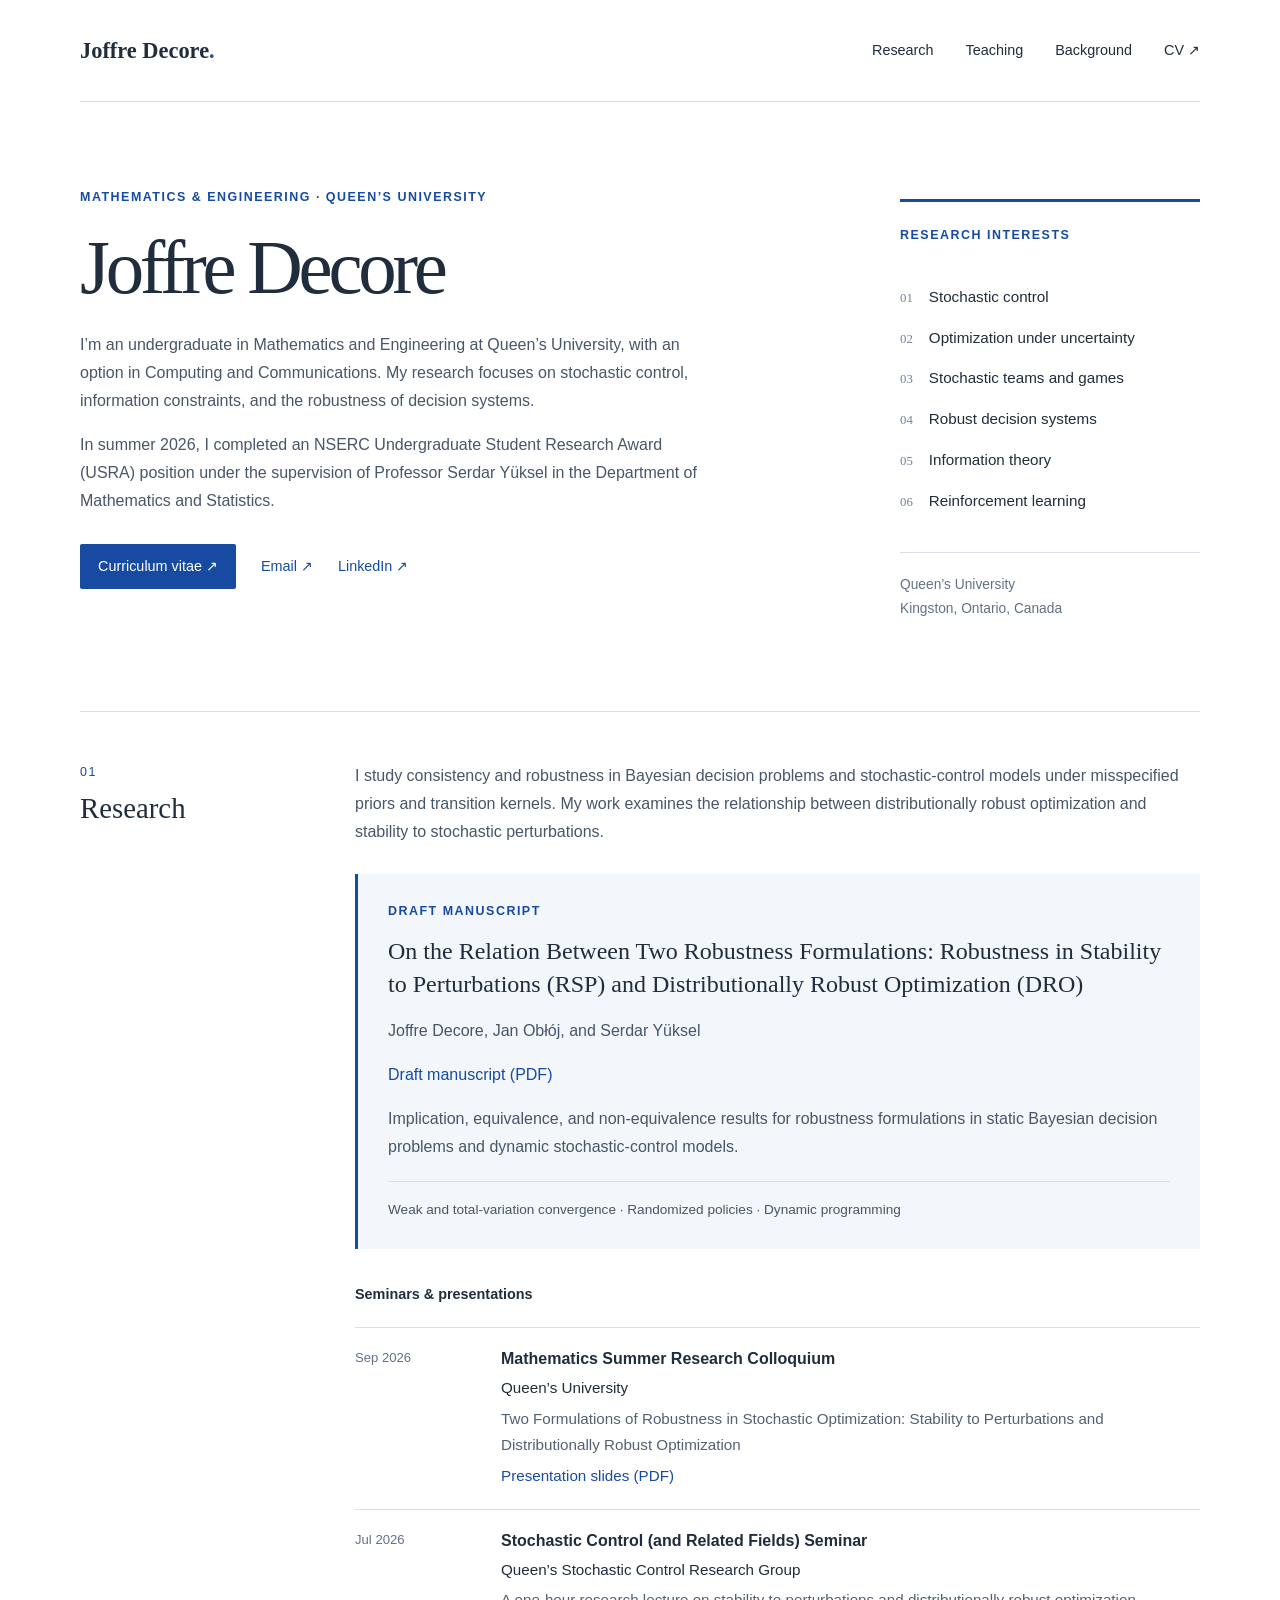
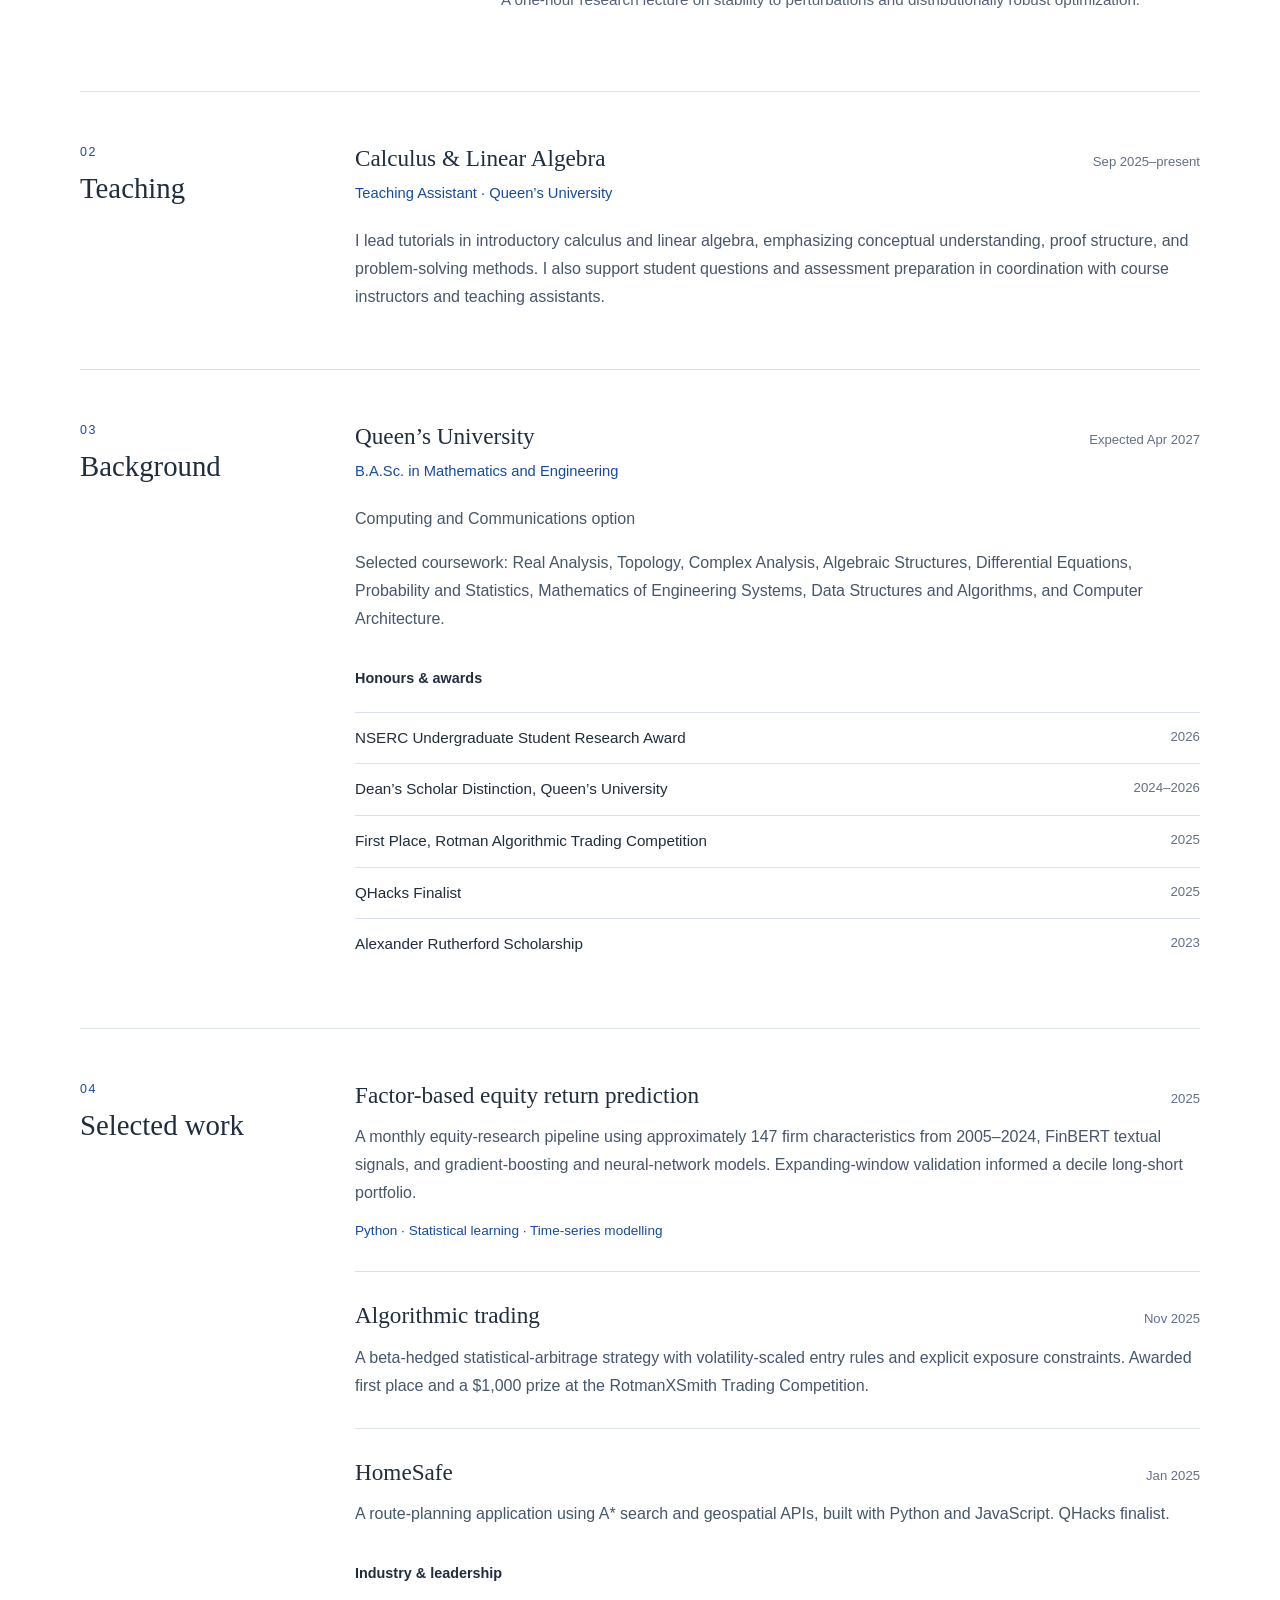
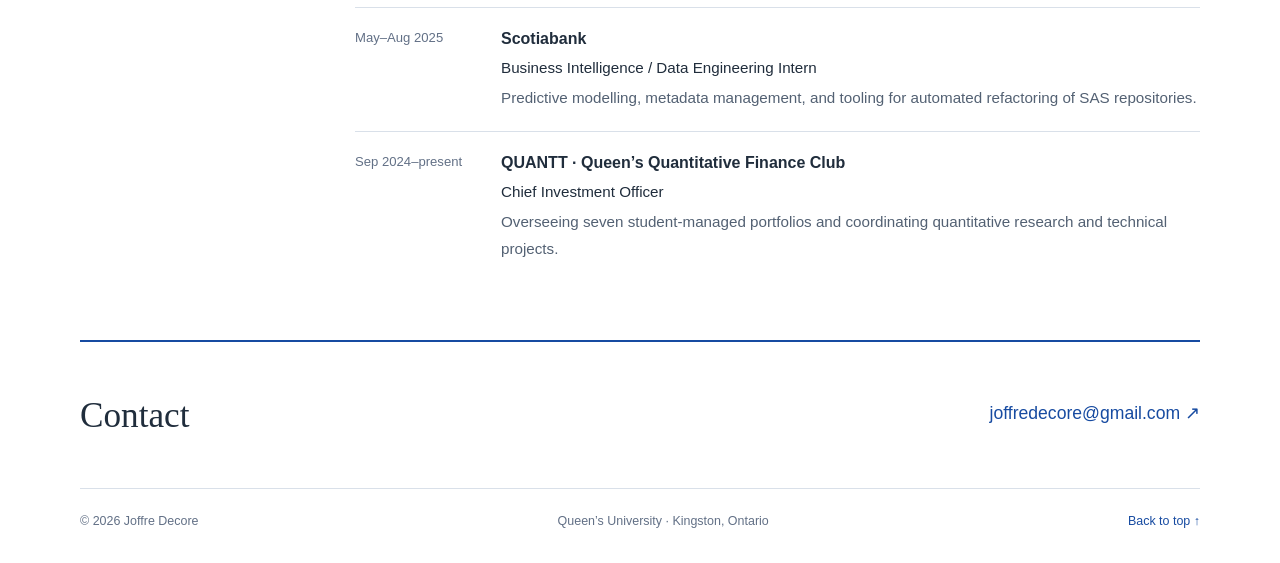
<file: index.html>
<!DOCTYPE html><html lang="en"><head><meta charSet="utf-8"/><meta name="viewport" content="width=device-width, initial-scale=1"/><link rel="stylesheet" href="./styles.css" data-rsc-css-href="./styles.css" data-precedence="vite-rsc/importer-resources"/><title>Joffre Decore | Mathematics &amp; Engineering</title><meta name="description" content="Joffre Decore is a Mathematics and Engineering undergraduate at Queen’s University researching stochastic control, decision-making under uncertainty, and robustness."/>
</head><body><a class="skip-link" href="#main">Skip to content</a><header class="site-header"><a class="wordmark" href="#">Joffre Decore<span>.</span></a><nav aria-label="Main navigation"><a href="#research">Research</a><a href="#teaching">Teaching</a><a href="#background">Background</a><a href="./cv.html">CV ↗</a></nav></header><main id="main"><section class="intro" aria-labelledby="name"><div><p class="eyebrow">Mathematics &amp; Engineering · Queen’s University</p><h1 id="name">Joffre Decore</h1><p class="bio">I’m an undergraduate in Mathematics and Engineering at Queen’s University, with an option in Computing and Communications. My research focuses on stochastic control, information constraints, and the robustness of decision systems.</p><p class="bio">In summer 2026, I completed an NSERC Undergraduate Student Research Award (USRA) position under the supervision of Professor Serdar Yüksel in the Department of Mathematics and Statistics.</p><div class="contact-links"><a class="primary-link" href="./cv.html">Curriculum vitae ↗</a><a href="mailto:joffredecore@gmail.com">Email ↗</a><a href="https://www.linkedin.com/in/joffre-decore-0178b2297/">LinkedIn ↗</a></div></div><aside class="research-note"><p class="eyebrow">Research interests</p><ol><li><span class="interest-number">0<!-- -->1</span>Stochastic control</li><li><span class="interest-number">0<!-- -->2</span>Optimization under uncertainty</li><li><span class="interest-number">0<!-- -->3</span>Stochastic teams and games</li><li><span class="interest-number">0<!-- -->4</span>Robust decision systems</li><li><span class="interest-number">0<!-- -->5</span>Information theory</li><li><span class="interest-number">0<!-- -->6</span>Reinforcement learning</li></ol><div class="note-footer">Queen’s University<br/>Kingston, Ontario, Canada</div></aside></section><section id="research" class="section"><div class="section-title"><span class="section-number">01</span><h2>Research</h2></div><div class="section-content"><p>I study consistency and robustness in Bayesian decision problems and stochastic-control models under misspecified priors and transition kernels. My work examines the relationship between distributionally robust optimization and stability to stochastic perturbations.</p><article class="paper"><p class="eyebrow">Draft manuscript</p><h3>On the Relation Between Two Robustness Formulations: Robustness in Stability to Perturbations (RSP) and Distributionally Robust Optimization (DRO)</h3><p>Joffre Decore, Jan Obłój, and Serdar Yüksel</p><p><a href="./research/dro-rsp-draft.pdf">Draft manuscript (PDF)</a></p><p>Implication, equivalence, and non-equivalence results for robustness formulations in static Bayesian decision problems and dynamic stochastic-control models.</p><p class="paper-methods">Weak and total-variation convergence · Randomized policies · Dynamic programming</p></article><h3 class="minor-title">Seminars &amp; presentations</h3><div class="dated-row"><time>Sep 2026</time><div><h4>Mathematics Summer Research Colloquium</h4><p>Queen’s University</p><p class="muted">Two Formulations of Robustness in Stochastic Optimization: Stability to Perturbations and Distributionally Robust Optimization</p><p><a href="./research/september-2026-colloquium.pdf">Presentation slides (PDF)</a></p></div></div><div class="dated-row"><time>Jul 2026</time><div><h4>Stochastic Control (and Related Fields) Seminar</h4><p>Queen’s Stochastic Control Research Group</p><p class="muted">A one-hour research lecture on stability to perturbations and distributionally robust optimization.</p></div></div></div></section><section id="teaching" class="section"><div class="section-title"><span class="section-number">02</span><h2>Teaching</h2></div><div class="section-content"><div class="entry-heading"><h3>Calculus &amp; Linear Algebra</h3><span class="date">Sep 2025–present</span></div><p class="affiliation">Teaching Assistant · Queen’s University</p><p>I lead tutorials in introductory calculus and linear algebra, emphasizing conceptual understanding, proof structure, and problem-solving methods. I also support student questions and assessment preparation in coordination with course instructors and teaching assistants.</p></div></section><section id="background" class="section"><div class="section-title"><span class="section-number">03</span><h2>Background</h2></div><div class="section-content"><div class="entry-heading"><h3>Queen’s University</h3><span class="date">Expected Apr 2027</span></div><p class="affiliation">B.A.Sc. in Mathematics and Engineering</p><p>Computing and Communications option</p><p class="muted">Selected coursework: Real Analysis, Topology, Complex Analysis, Algebraic Structures, Differential Equations, Probability and Statistics, Mathematics of Engineering Systems, Data Structures and Algorithms, and Computer Architecture.</p><h3 class="minor-title">Honours &amp; awards</h3><ul class="awards"><li><span>NSERC Undergraduate Student Research Award</span><span>2026</span></li><li><span>Dean’s Scholar Distinction, Queen’s University</span><span>2024–2026</span></li><li><span>First Place, Rotman Algorithmic Trading Competition</span><span>2025</span></li><li><span>QHacks Finalist</span><span>2025</span></li><li><span>Alexander Rutherford Scholarship</span><span>2023</span></li></ul></div></section><section id="projects" class="section"><div class="section-title"><span class="section-number">04</span><h2>Selected work</h2></div><div class="section-content"><article class="work-entry"><div class="entry-heading"><h3>Factor-based equity return prediction</h3><span class="date">2025</span></div><p>A monthly equity-research pipeline using approximately 147 firm characteristics from 2005–2024, FinBERT textual signals, and gradient-boosting and neural-network models. Expanding-window validation informed a decile long-short portfolio.</p><p class="small-detail">Python · Statistical learning · Time-series modelling</p></article><article class="work-entry"><div class="entry-heading"><h3>Algorithmic trading</h3><span class="date">Nov 2025</span></div><p>A beta-hedged statistical-arbitrage strategy with volatility-scaled entry rules and explicit exposure constraints. Awarded first place and a $1,000 prize at the RotmanXSmith Trading Competition.</p></article><article class="work-entry"><div class="entry-heading"><h3>HomeSafe</h3><span class="date">Jan 2025</span></div><p>A route-planning application using A* search and geospatial APIs, built with Python and JavaScript. QHacks finalist.</p></article><h3 class="minor-title">Industry &amp; leadership</h3><div class="dated-row"><span class="date">May–Aug 2025</span><div><h4>Scotiabank</h4><p>Business Intelligence / Data Engineering Intern</p><p class="muted">Predictive modelling, metadata management, and tooling for automated refactoring of SAS repositories.</p></div></div><div class="dated-row"><span class="date">Sep 2024–present</span><div><h4>QUANTT · Queen’s Quantitative Finance Club</h4><p>Chief Investment Officer</p><p class="muted">Overseeing seven student-managed portfolios and coordinating quantitative research and technical projects.</p></div></div></div></section><section class="contact-section"><h2>Contact</h2><a href="mailto:joffredecore@gmail.com">joffredecore@gmail.com ↗</a></section></main><footer><span>© 2026 Joffre Decore</span><span>Queen’s University · Kingston, Ontario</span><a href="#">Back to top ↑</a></footer></body></html>
</file>
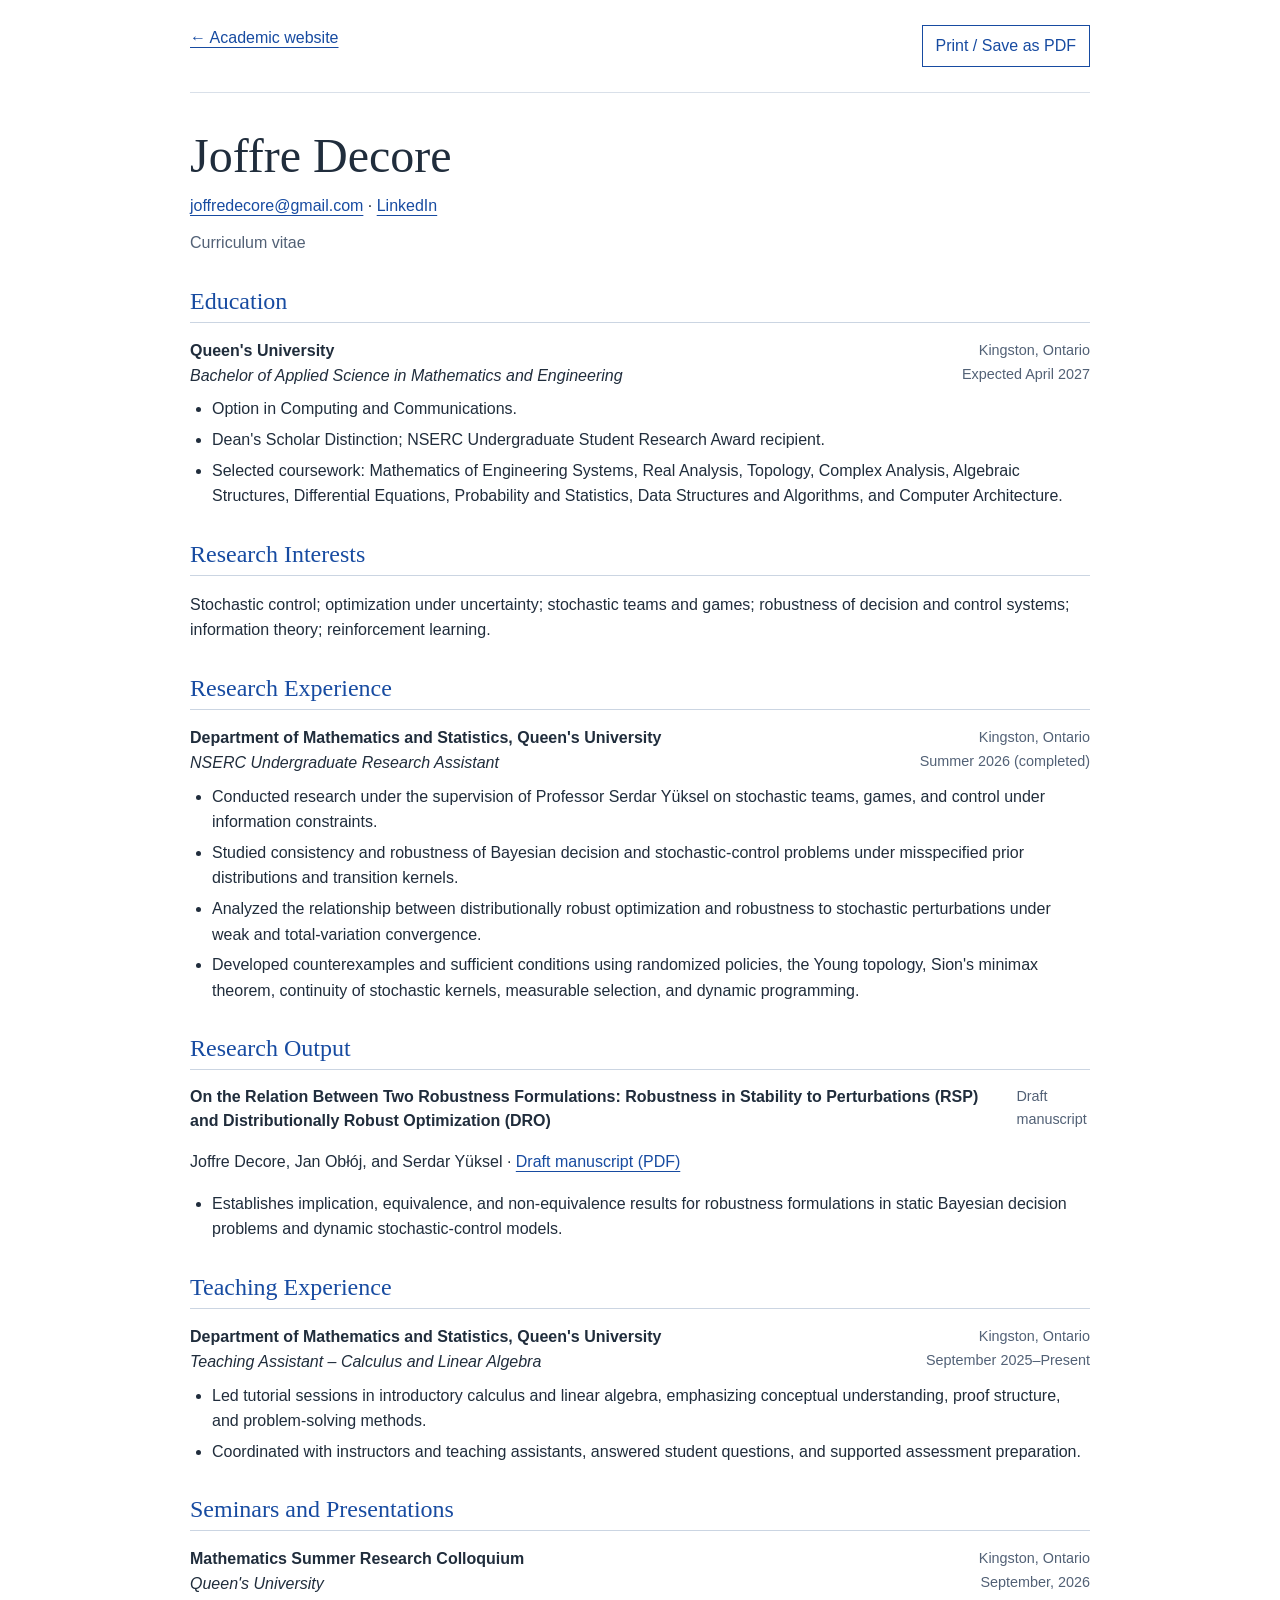
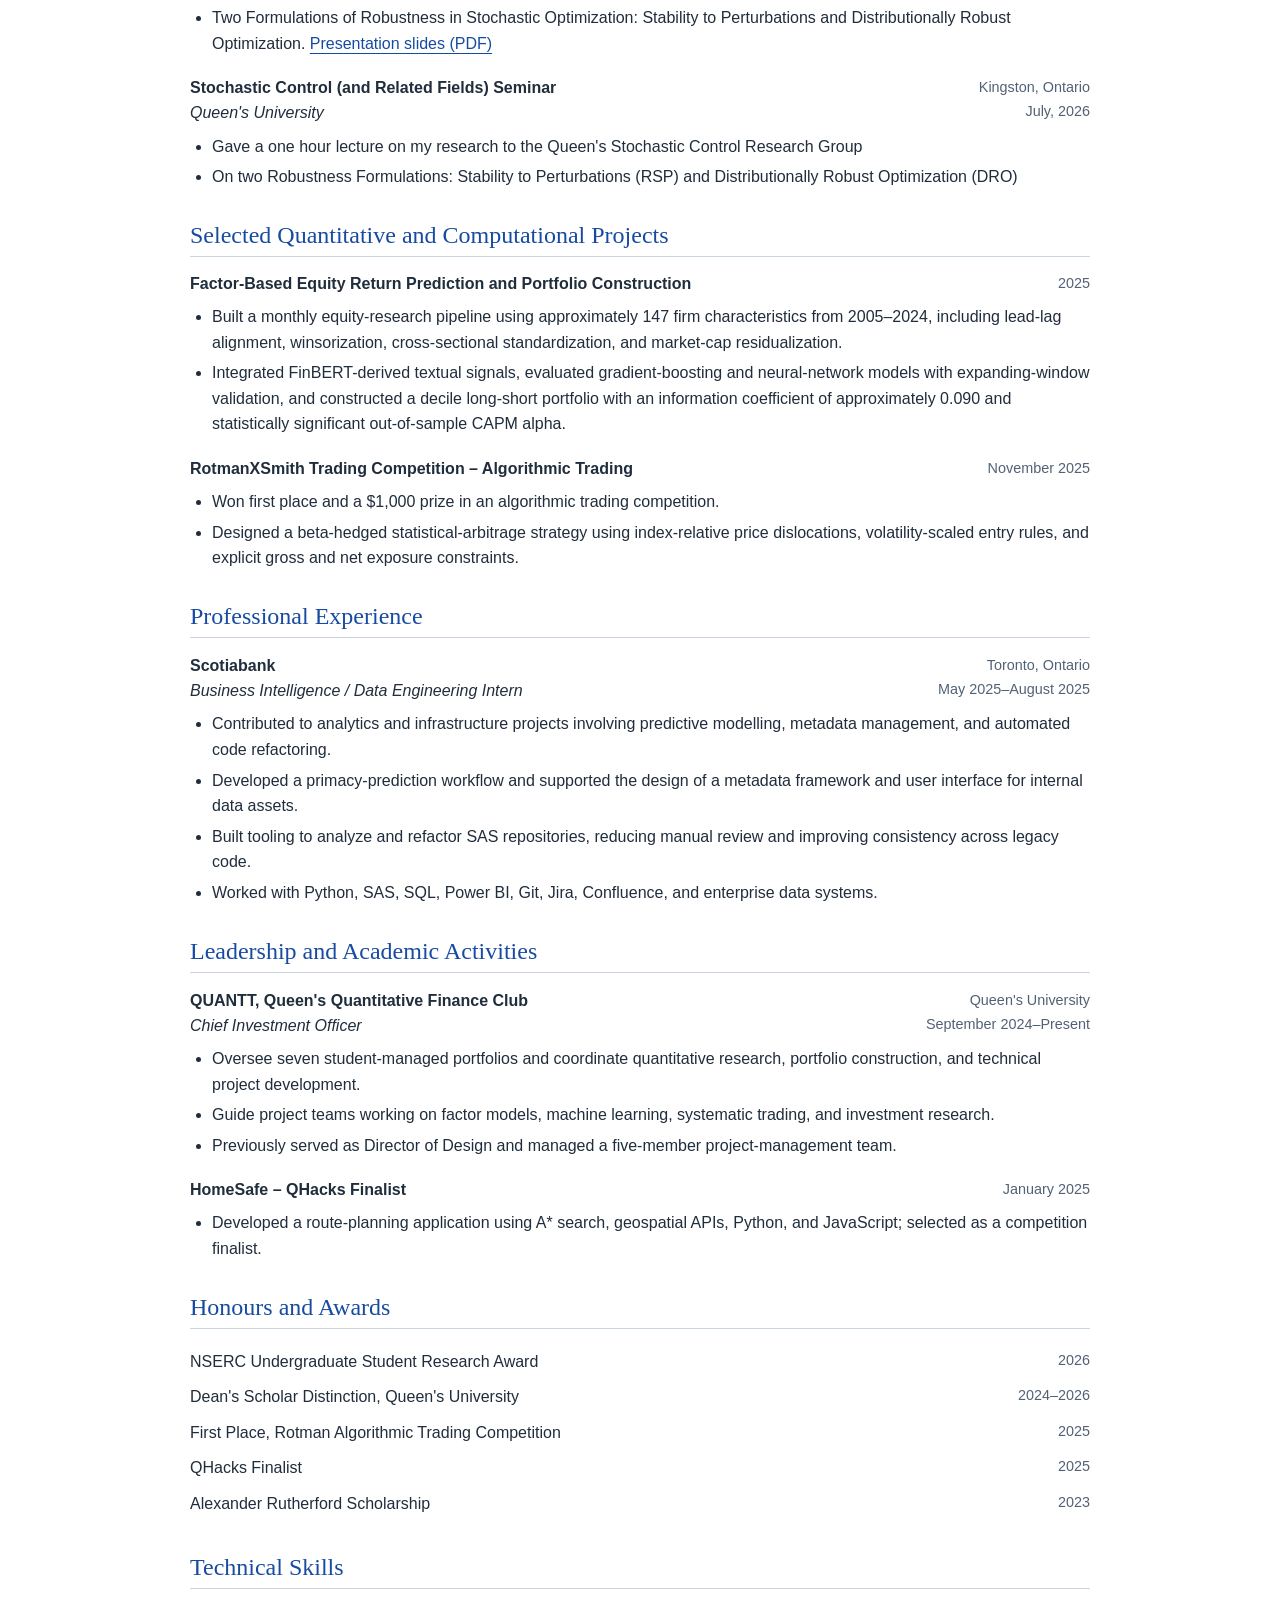
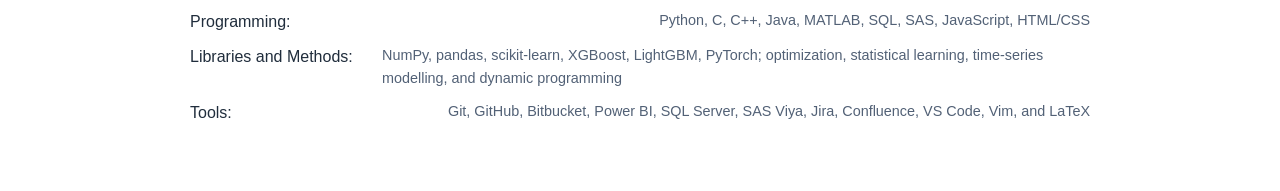
<file: cv.html>
<!doctype html><html lang="en"><head><meta charset="utf-8"><meta name="viewport" content="width=device-width,initial-scale=1"><title>Curriculum Vitae — Joffre Decore</title><meta name="description" content="Academic curriculum vitae of Joffre Decore, Mathematics and Engineering, Queen’s University."><link rel="icon" href="./favicon.svg"><style>*{box-sizing:border-box}body{margin:0;color:#202d3c;background:#fff;font:1rem/1.6 Arial,sans-serif}main,nav{width:min(900px,calc(100% - 40px));margin:auto}nav{display:flex;justify-content:space-between;gap:16px;padding:25px 0;border-bottom:1px solid #d9e0e9}a{color:#174ba1;text-underline-offset:4px}button{font:inherit;color:#174ba1;background:white;border:1px solid #174ba1;padding:7px 13px;cursor:pointer}a:focus-visible,button:focus-visible{outline:3px solid #174ba1;outline-offset:4px}main{padding:35px 0 60px}h1{font:3rem Georgia,serif;margin:0 0 10px}h2{font:1.5rem Georgia,serif;border-bottom:1px solid #cbd5e2;padding-bottom:7px;margin:32px 0 15px;color:#174ba1}h3{font:600 1rem/1.5 Arial,sans-serif;margin:0}.row{display:flex;justify-content:space-between;gap:22px}.row>span:last-child{flex-shrink:0;font-size:.9rem;color:#526176}.project{margin-top:14px}.project>span:last-child{max-width:160px;flex-shrink:1}article{margin-top:16px}ul{padding-left:22px;margin:8px 0 20px}li+li{margin-top:5px}.table .row{padding:5px 0}.table .row>span:last-child{flex-shrink:1}.table .row>span:first-child{min-width:170px}header p{margin:4px 0}header .label{color:#526176;margin-top:12px}@media(max-width:640px){.row{flex-direction:column;gap:3px}.row>span:last-child{max-width:none}.table .row{margin-bottom:8px}nav{align-items:center}button{font-size:.875rem}}@media print{@page{size:letter;margin:16mm}nav{display:none}main{width:100%;padding:0}body{font-size:10pt;line-height:1.4}h1{font-size:25pt}h2{font-size:14pt;margin-top:20px;break-after:avoid}h3,article,.project{break-after:avoid}.row>span:last-child{font-size:9pt}li{break-inside:avoid}a{color:inherit;text-decoration:none}.row{flex-direction:row}}</style></head><body><nav aria-label="CV navigation"><a href="./">← Academic website</a><button type="button" onclick="window.print()">Print / Save as PDF</button></nav><main><header><h1>Joffre Decore</h1><p><a href="mailto:joffredecore@gmail.com">joffredecore@gmail.com</a> · <a href="https://www.linkedin.com/in/joffre-decore-0178b2297/">LinkedIn</a></p><p class="label">Curriculum vitae</p></header><h2>Education</h2><article><div class="row"><h3>Queen's University</h3><span>Kingston, Ontario</span></div><div class="row"><em>Bachelor of Applied Science in Mathematics and Engineering</em><span>Expected April 2027</span></div></article><ul><li>Option in Computing and Communications.</li><li>Dean's Scholar Distinction; NSERC Undergraduate Student Research Award recipient.</li><li>Selected coursework: Mathematics of Engineering Systems, Real Analysis, Topology, Complex Analysis, Algebraic Structures, Differential Equations, Probability and Statistics, Data Structures and Algorithms, and Computer Architecture.</li></ul><h2>Research Interests</h2><p>Stochastic control; optimization under uncertainty; stochastic teams and games; robustness of decision and control systems; information theory; reinforcement learning.</p><h2>Research Experience</h2><article><div class="row"><h3>Department of Mathematics and Statistics, Queen's University</h3><span>Kingston, Ontario</span></div><div class="row"><em>NSERC Undergraduate Research Assistant</em><span>Summer 2026 (completed)</span></div></article><ul><li>Conducted research under the supervision of Professor Serdar Yüksel on stochastic teams, games, and control under information constraints.</li><li>Studied consistency and robustness of Bayesian decision and stochastic-control problems under misspecified prior distributions and transition kernels.</li><li>Analyzed the relationship between distributionally robust optimization and robustness to stochastic perturbations under weak and total-variation convergence.</li><li>Developed counterexamples and sufficient conditions using randomized policies, the Young topology, Sion's minimax theorem, continuity of stochastic kernels, measurable selection, and dynamic programming.</li></ul><h2>Research Output</h2><div class="row project"><h3>On the Relation Between Two Robustness Formulations: Robustness in Stability to Perturbations (RSP) and Distributionally Robust Optimization (DRO)</h3><span>Draft manuscript</span></div><p>Joffre Decore, Jan Obłój, and Serdar Yüksel · <a href="./research/dro-rsp-draft.pdf">Draft manuscript (PDF)</a></p><ul><li>Establishes implication, equivalence, and non-equivalence results for robustness formulations in static Bayesian decision problems and dynamic stochastic-control models.</li></ul><h2>Teaching Experience</h2><article><div class="row"><h3>Department of Mathematics and Statistics, Queen's University</h3><span>Kingston, Ontario</span></div><div class="row"><em>Teaching Assistant – Calculus and Linear Algebra</em><span>September 2025–Present</span></div></article><ul><li>Led tutorial sessions in introductory calculus and linear algebra, emphasizing conceptual understanding, proof structure, and problem-solving methods.</li><li>Coordinated with instructors and teaching assistants, answered student questions, and supported assessment preparation.</li></ul><h2>Seminars and Presentations</h2><article><div class="row"><h3>Mathematics Summer Research Colloquium</h3><span>Kingston, Ontario</span></div><div class="row"><em>Queen's University</em><span>September, 2026</span></div></article><ul><li>Two Formulations of Robustness in Stochastic Optimization: Stability to Perturbations and Distributionally Robust Optimization. <a href="./research/september-2026-colloquium.pdf">Presentation slides (PDF)</a></li></ul><article><div class="row"><h3>Stochastic Control (and Related Fields) Seminar</h3><span>Kingston, Ontario</span></div><div class="row"><em>Queen's University</em><span>July, 2026</span></div></article><ul><li>Gave a one hour lecture on my research to the Queen's Stochastic Control Research Group</li><li>On two Robustness Formulations: Stability to Perturbations (RSP) and Distributionally Robust Optimization (DRO)</li></ul><h2>Selected Quantitative and Computational Projects</h2><div class="row project"><h3>Factor-Based Equity Return Prediction and Portfolio Construction</h3><span>2025</span></div><ul><li>Built a monthly equity-research pipeline using approximately 147 firm characteristics from 2005–2024, including lead-lag alignment, winsorization, cross-sectional standardization, and market-cap residualization.</li><li>Integrated FinBERT-derived textual signals, evaluated gradient-boosting and neural-network models with expanding-window validation, and constructed a decile long-short portfolio with an information coefficient of approximately 0.090 and statistically significant out-of-sample CAPM alpha.</li></ul><div class="row project"><h3>RotmanXSmith Trading Competition – Algorithmic Trading</h3><span>November 2025</span></div><ul><li>Won first place and a $1,000 prize in an algorithmic trading competition.</li><li>Designed a beta-hedged statistical-arbitrage strategy using index-relative price dislocations, volatility-scaled entry rules, and explicit gross and net exposure constraints.</li></ul><h2>Professional Experience</h2><article><div class="row"><h3>Scotiabank</h3><span>Toronto, Ontario</span></div><div class="row"><em>Business Intelligence / Data Engineering Intern</em><span>May 2025–August 2025</span></div></article><ul><li>Contributed to analytics and infrastructure projects involving predictive modelling, metadata management, and automated code refactoring.</li><li>Developed a primacy-prediction workflow and supported the design of a metadata framework and user interface for internal data assets.</li><li>Built tooling to analyze and refactor SAS repositories, reducing manual review and improving consistency across legacy code.</li><li>Worked with Python, SAS, SQL, Power BI, Git, Jira, Confluence, and enterprise data systems.</li></ul><h2>Leadership and Academic Activities</h2><article><div class="row"><h3>QUANTT, Queen's Quantitative Finance Club</h3><span>Queen's University</span></div><div class="row"><em>Chief Investment Officer</em><span>September 2024–Present</span></div></article><ul><li>Oversee seven student-managed portfolios and coordinate quantitative research, portfolio construction, and technical project development.</li><li>Guide project teams working on factor models, machine learning, systematic trading, and investment research.</li><li>Previously served as Director of Design and managed a five-member project-management team.</li></ul><div class="row project"><h3>HomeSafe – QHacks Finalist</h3><span>January 2025</span></div><ul><li>Developed a route-planning application using A* search, geospatial APIs, Python, and JavaScript; selected as a competition finalist.</li></ul><h2>Honours and Awards</h2><div class="table"><div class="row"><span>NSERC Undergraduate Student Research Award</span><span>2026</span></div><div class="row"><span>Dean's Scholar Distinction, Queen's University</span><span>2024–2026</span></div><div class="row"><span>First Place, Rotman Algorithmic Trading Competition</span><span>2025</span></div><div class="row"><span>QHacks Finalist</span><span>2025</span></div><div class="row"><span>Alexander Rutherford Scholarship</span><span>2023</span></div></div><h2>Technical Skills</h2><div class="table"><div class="row"><span>Programming:</span><span>Python, C, C++, Java, MATLAB, SQL, SAS, JavaScript, HTML/CSS</span></div><div class="row"><span>Libraries and Methods:</span><span>NumPy, pandas, scikit-learn, XGBoost, LightGBM, PyTorch; optimization, statistical learning, time-series modelling, and dynamic programming</span></div><div class="row"><span>Tools:</span><span>Git, GitHub, Bitbucket, Power BI, SQL Server, SAS Viya, Jira, Confluence, VS Code, Vim, and LaTeX</span></div></div></main></body></html>
</file>
